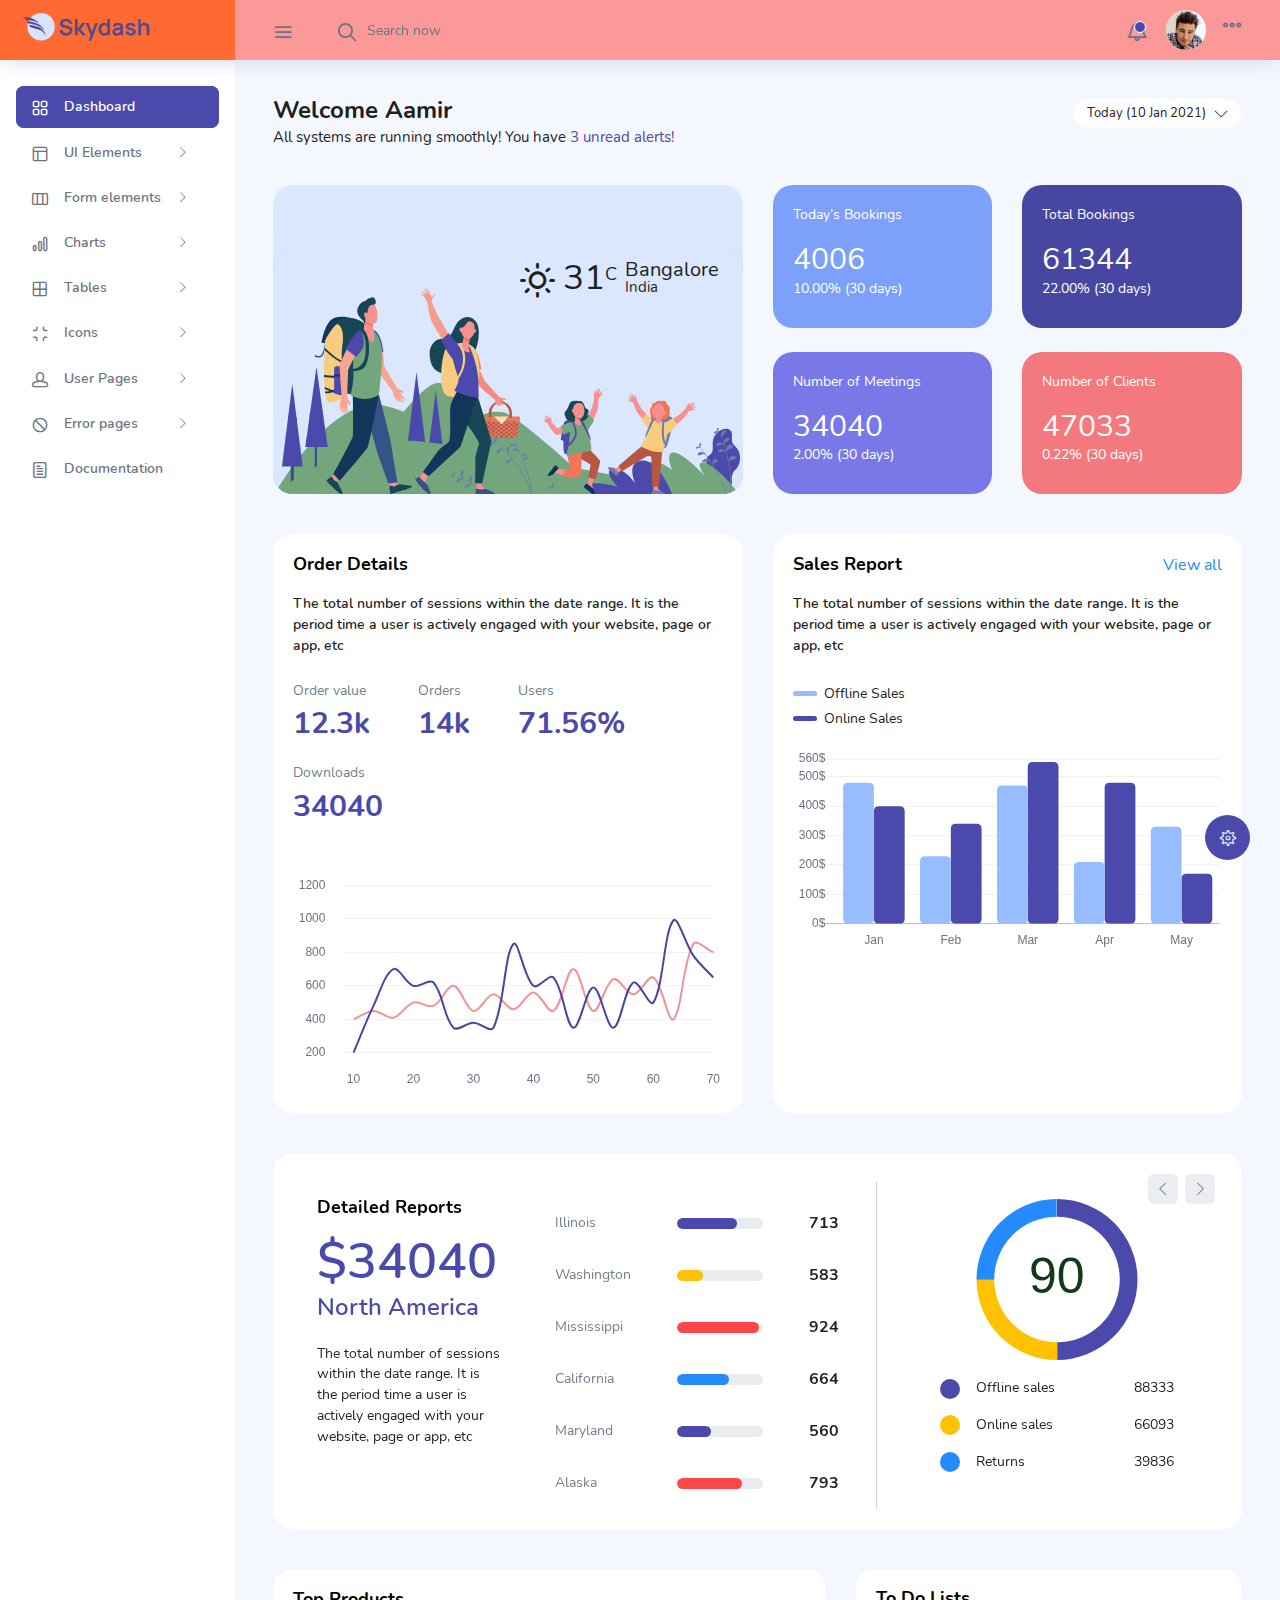
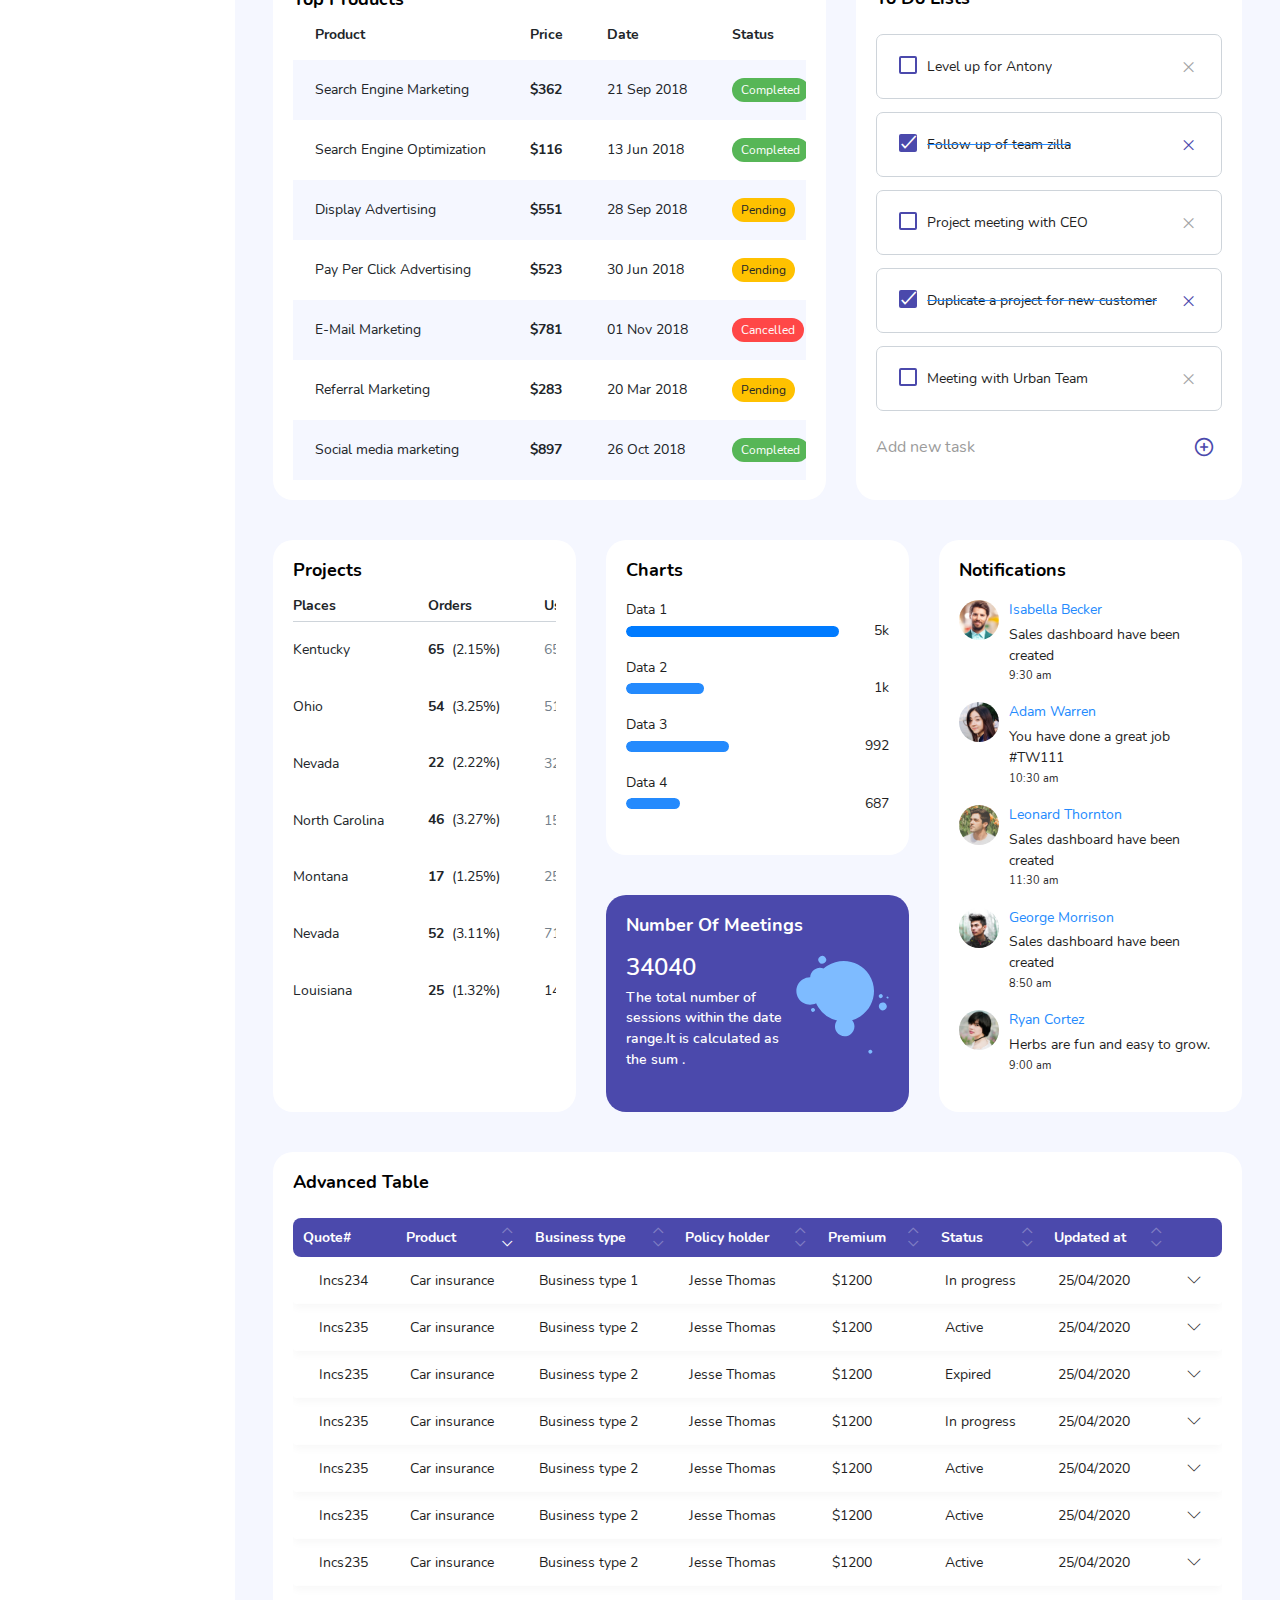
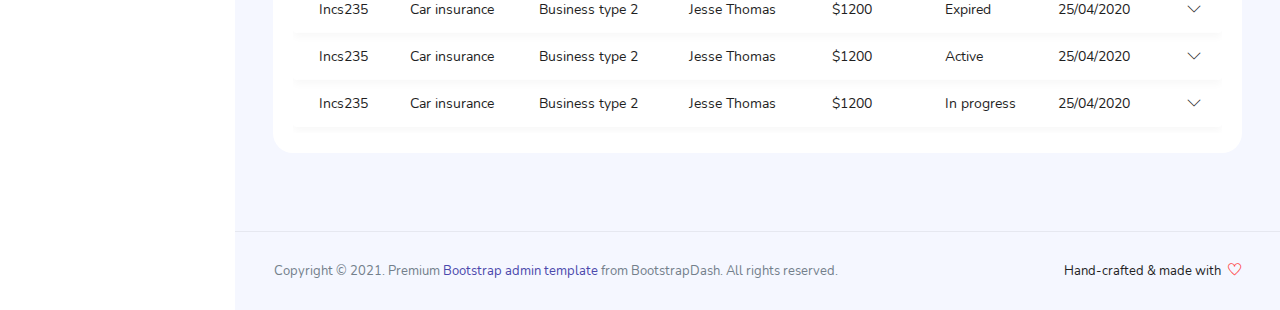
<file: static/adminhometemp/index.html>
<html lang="en">

<head>
  <!-- Required meta tags -->
  <meta charset="utf-8">
  <meta name="viewport" content="width=device-width, initial-scale=1, shrink-to-fit=no">
  <title>Skydash Admin</title>
  <!-- plugins:css -->
  <link rel="stylesheet" href="/static/adminhometemp/vendors/feather/feather.css">
  <link rel="stylesheet" href="/static/adminhometemp/vendors/ti-icons/css/themify-icons.css">
  <link rel="stylesheet" href="/static/adminhometemp/vendors/css/vendor.bundle.base.css">
  <!-- endinject -->
  <!-- Plugin css for this page -->
  <link rel="stylesheet" href="/static/adminhometemp/vendors/datatables.net-bs4/dataTables.bootstrap4.css">
  <link rel="stylesheet" href="/static/adminhometemp/vendors/ti-icons/css/themify-icons.css">
  <link rel="stylesheet" type= href="/static/adminhometemp/js/select.dataTables.min.css">
  <!-- End plugin css for this page -->
  <!-- inject:css -->
  <link rel="stylesheet" href="/static/adminhometemp/css/vertical-layout-light/style.css">
  <!-- endinject -->
  <link rel="shortcut icon" href="/static/adminhometemp/images/favicon.png" />
</head>
<body>
  <div class="container-scroller">
    <!-- partial:partials/_navbar.html -->
    <nav class="navbar col-lg-12 col-12 p-0 fixed-top d-flex flex-row">
      <div class="text-center navbar-brand-wrapper d-flex align-items-center justify-content-center">
        <a class="navbar-brand brand-logo mr-5" href="/static/adminhometemp/index.html"><img src="/static/adminhometemp/images/logo.svg" class="mr-2" alt="logo"/></a>
        <a class="navbar-brand brand-logo-mini" href="/static/adminhometemp/index.html"><img src="/static/adminhometemp/images/logo-mini.svg" alt="logo"/></a>
      </div>
      <div class="navbar-menu-wrapper d-flex align-items-center justify-content-end">
        <button class="navbar-toggler navbar-toggler align-self-center" type="button" data-toggle="minimize">
          <span class="icon-menu"></span>
        </button>
        <ul class="navbar-nav mr-lg-2">
          <li class="nav-item nav-search d-none d-lg-block">
            <div class="input-group">
              <div class="input-group-prepend hover-cursor" id="navbar-search-icon">
                <span class="input-group-text" id="search">
                  <i class="icon-search"></i>
                </span>
              </div>
              <input type="text" class="form-control" id="navbar-search-input" placeholder="Search now" aria-label="search" aria-describedby="search">
            </div>
          </li>
        </ul>
        <ul class="navbar-nav navbar-nav-right">
          <li class="nav-item dropdown">
            <a class="nav-link count-indicator dropdown-toggle" id="notificationDropdown" href="#" data-toggle="dropdown">
              <i class="icon-bell mx-0"></i>
              <span class="count"></span>
            </a>
            <div class="dropdown-menu dropdown-menu-right navbar-dropdown preview-list" aria-labelledby="notificationDropdown">
              <p class="mb-0 font-weight-normal float-left dropdown-header">Notifications</p>
              <a class="dropdown-item preview-item">
                <div class="preview-thumbnail">
                  <div class="preview-icon bg-success">
                    <i class="ti-info-alt mx-0"></i>
                  </div>
                </div>
                <div class="preview-item-content">
                  <h6 class="preview-subject font-weight-normal">Application Error</h6>
                  <p class="font-weight-light small-text mb-0 text-muted">
                    Just now
                  </p>
                </div>
              </a>
              <a class="dropdown-item preview-item">
                <div class="preview-thumbnail">
                  <div class="preview-icon bg-warning">
                    <i class="ti-settings mx-0"></i>
                  </div>
                </div>
                <div class="preview-item-content">
                  <h6 class="preview-subject font-weight-normal">Settings</h6>
                  <p class="font-weight-light small-text mb-0 text-muted">
                    Private message
                  </p>
                </div>
              </a>
              <a class="dropdown-item preview-item">
                <div class="preview-thumbnail">
                  <div class="preview-icon bg-info">
                    <i class="ti-user mx-0"></i>
                  </div>
                </div>
                <div class="preview-item-content">
                  <h6 class="preview-subject font-weight-normal">New user registration</h6>
                  <p class="font-weight-light small-text mb-0 text-muted">
                    2 days ago
                  </p>
                </div>
              </a>
            </div>
          </li>
          <li class="nav-item nav-profile dropdown">
            <a class="nav-link dropdown-toggle" href="#" data-toggle="dropdown" id="profileDropdown">
              <img src="images/faces/face28.jpg" alt="profile"/>
            </a>
            <div class="dropdown-menu dropdown-menu-right navbar-dropdown" aria-labelledby="profileDropdown">
              <a class="dropdown-item">
                <i class="ti-settings text-primary"></i>
                Settings
              </a>
              <a class="dropdown-item">
                <i class="ti-power-off text-primary"></i>
                Logout
              </a>
            </div>
          </li>
          <li class="nav-item nav-settings d-none d-lg-flex">
            <a class="nav-link" href="#">
              <i class="icon-ellipsis"></i>
            </a>
          </li>
        </ul>
        <button class="navbar-toggler navbar-toggler-right d-lg-none align-self-center" type="button" data-toggle="offcanvas">
          <span class="icon-menu"></span>
        </button>
      </div>
    </nav>
    <!-- partial -->
    <div class="container-fluid page-body-wrapper">
      <!-- partial:partials/_settings-panel.html -->
      <div class="theme-setting-wrapper">
        <div id="settings-trigger"><i class="ti-settings"></i></div>
        <div id="theme-settings" class="settings-panel">
          <i class="settings-close ti-close"></i>
          <p class="settings-heading">SIDEBAR SKINS</p>
          <div class="sidebar-bg-options selected" id="sidebar-light-theme"><div class="img-ss rounded-circle bg-light border mr-3"></div>Light</div>
          <div class="sidebar-bg-options" id="sidebar-dark-theme"><div class="img-ss rounded-circle bg-dark border mr-3"></div>Dark</div>
          <p class="settings-heading mt-2">HEADER SKINS</p>
          <div class="color-tiles mx-0 px-4">
            <div class="tiles success"></div>
            <div class="tiles warning"></div>
            <div class="tiles danger"></div>
            <div class="tiles info"></div>
            <div class="tiles dark"></div>
            <div class="tiles default"></div>
          </div>
        </div>
      </div>
      <div id="right-sidebar" class="settings-panel">
        <i class="settings-close ti-close"></i>
        <ul class="nav nav-tabs border-top" id="setting-panel" role="tablist">
          <li class="nav-item">
            <a class="nav-link active" id="todo-tab" data-toggle="tab" href="#todo-section" role="tab" aria-controls="todo-section" aria-expanded="true">TO DO LIST</a>
          </li>
          <li class="nav-item">
            <a class="nav-link" id="chats-tab" data-toggle="tab" href="#chats-section" role="tab" aria-controls="chats-section">CHATS</a>
          </li>
        </ul>
        <div class="tab-content" id="setting-content">
          <div class="tab-pane fade show active scroll-wrapper" id="todo-section" role="tabpanel" aria-labelledby="todo-section">
            <div class="add-items d-flex px-3 mb-0">
              <form class="form w-100">
                <div class="form-group d-flex">
                  <input type="text" class="form-control todo-list-input" placeholder="Add To-do">
                  <button type="submit" class="add btn btn-primary todo-list-add-btn" id="add-task">Add</button>
                </div>
              </form>
            </div>
            <div class="list-wrapper px-3">
              <ul class="d-flex flex-column-reverse todo-list">
                <li>
                  <div class="form-check">
                    <label class="form-check-label">
                      <input class="checkbox" type="checkbox">
                      Team review meeting at 3.00 PM
                    </label>
                  </div>
                  <i class="remove ti-close"></i>
                </li>
                <li>
                  <div class="form-check">
                    <label class="form-check-label">
                      <input class="checkbox" type="checkbox">
                      Prepare for presentation
                    </label>
                  </div>
                  <i class="remove ti-close"></i>
                </li>
                <li>
                  <div class="form-check">
                    <label class="form-check-label">
                      <input class="checkbox" type="checkbox">
                      Resolve all the low priority tickets due today
                    </label>
                  </div>
                  <i class="remove ti-close"></i>
                </li>
                <li class="completed">
                  <div class="form-check">
                    <label class="form-check-label">
                      <input class="checkbox" type="checkbox" checked>
                      Schedule meeting for next week
                    </label>
                  </div>
                  <i class="remove ti-close"></i>
                </li>
                <li class="completed">
                  <div class="form-check">
                    <label class="form-check-label">
                      <input class="checkbox" type="checkbox" checked>
                      Project review
                    </label>
                  </div>
                  <i class="remove ti-close"></i>
                </li>
              </ul>
            </div>
            <h4 class="px-3 text-muted mt-5 font-weight-light mb-0">Events</h4>
            <div class="events pt-4 px-3">
              <div class="wrapper d-flex mb-2">
                <i class="ti-control-record text-primary mr-2"></i>
                <span>Feb 11 2018</span>
              </div>
              <p class="mb-0 font-weight-thin text-gray">Creating component page build a js</p>
              <p class="text-gray mb-0">The total number of sessions</p>
            </div>
            <div class="events pt-4 px-3">
              <div class="wrapper d-flex mb-2">
                <i class="ti-control-record text-primary mr-2"></i>
                <span>Feb 7 2018</span>
              </div>
              <p class="mb-0 font-weight-thin text-gray">Meeting with Alisa</p>
              <p class="text-gray mb-0 ">Call Sarah Graves</p>
            </div>
          </div>
          <!-- To do section tab ends -->
          <div class="tab-pane fade" id="chats-section" role="tabpanel" aria-labelledby="chats-section">
            <div class="d-flex align-items-center justify-content-between border-bottom">
              <p class="settings-heading border-top-0 mb-3 pl-3 pt-0 border-bottom-0 pb-0">Friends</p>
              <small class="settings-heading border-top-0 mb-3 pt-0 border-bottom-0 pb-0 pr-3 font-weight-normal">See All</small>
            </div>
            <ul class="chat-list">
              <li class="list active">
                <div class="profile"><img src="/static/adminhometemp/images/faces/face1.jpg" alt="image"><span class="online"></span></div>
                <div class="info">
                  <p>Thomas Douglas</p>
                  <p>Available</p>
                </div>
                <small class="text-muted my-auto">19 min</small>
              </li>
              <li class="list">
                <div class="profile"><img src="images/faces/face2.jpg" alt="image"><span class="offline"></span></div>
                <div class="info">
                  <div class="wrapper d-flex">
                    <p>Catherine</p>
                  </div>
                  <p>Away</p>
                </div>
                <div class="badge badge-success badge-pill my-auto mx-2">4</div>
                <small class="text-muted my-auto">23 min</small>
              </li>
              <li class="list">
                <div class="profile"><img src="/static/adminhometemp/images/faces/face3.jpg" alt="image"><span class="online"></span></div>
                <div class="info">
                  <p>Daniel Russell</p>
                  <p>Available</p>
                </div>
                <small class="text-muted my-auto">14 min</small>
              </li>
              <li class="list">
                <div class="profile"><img src="/static/adminhometemp/images/faces/face4.jpg" alt="image"><span class="offline"></span></div>
                <div class="info">
                  <p>James Richardson</p>
                  <p>Away</p>
                </div>
                <small class="text-muted my-auto">2 min</small>
              </li>
              <li class="list">
                <div class="profile"><img src="/static/adminhometemp/images/faces/face5.jpg" alt="image"><span class="online"></span></div>
                <div class="info">
                  <p>Madeline Kennedy</p>
                  <p>Available</p>
                </div>
                <small class="text-muted my-auto">5 min</small>
              </li>
              <li class="list">
                <div class="profile"><img src="images/faces/face6.jpg" alt="image"><span class="online"></span></div>
                <div class="info">
                  <p>Sarah Graves</p>
                  <p>Available</p>
                </div>
                <small class="text-muted my-auto">47 min</small>
              </li>
            </ul>
          </div>
          <!-- chat tab ends -->
        </div>
      </div>
      <!-- partial -->
      <!-- partial:partials/_sidebar.html -->
      <nav class="sidebar sidebar-offcanvas" id="sidebar">
        <ul class="nav">
          <li class="nav-item">
            <a class="nav-link" href="index.html">
              <i class="icon-grid menu-icon"></i>
              <span class="menu-title">Dashboard</span>
            </a>
          </li>
          <li class="nav-item">
            <a class="nav-link" data-toggle="collapse" href="#ui-basic" aria-expanded="false" aria-controls="ui-basic">
              <i class="icon-layout menu-icon"></i>
              <span class="menu-title">UI Elements</span>
              <i class="menu-arrow"></i>
            </a>
            <div class="collapse" id="ui-basic">
              <ul class="nav flex-column sub-menu">
                <li class="nav-item"> <a class="nav-link" href="pages/ui-features/buttons.html">Buttons</a></li>
                <li class="nav-item"> <a class="nav-link" href="pages/ui-features/dropdowns.html">Dropdowns</a></li>
                <li class="nav-item"> <a class="nav-link" href="pages/ui-features/typography.html">Typography</a></li>
              </ul>
            </div>
          </li>
          <li class="nav-item">
            <a class="nav-link" data-toggle="collapse" href="#form-elements" aria-expanded="false" aria-controls="form-elements">
              <i class="icon-columns menu-icon"></i>
              <span class="menu-title">Form elements</span>
              <i class="menu-arrow"></i>
            </a>
            <div class="collapse" id="form-elements">
              <ul class="nav flex-column sub-menu">
                <li class="nav-item"><a class="nav-link" href="pages/forms/basic_elements.html">Basic Elements</a></li>
              </ul>
            </div>
          </li>
          <li class="nav-item">
            <a class="nav-link" data-toggle="collapse" href="#charts" aria-expanded="false" aria-controls="charts">
              <i class="icon-bar-graph menu-icon"></i>
              <span class="menu-title">Charts</span>
              <i class="menu-arrow"></i>
            </a>
            <div class="collapse" id="charts">
              <ul class="nav flex-column sub-menu">
                <li class="nav-item"> <a class="nav-link" href="pages/charts/chartjs.html">ChartJs</a></li>
              </ul>
            </div>
          </li>
          <li class="nav-item">
            <a class="nav-link" data-toggle="collapse" href="#tables" aria-expanded="false" aria-controls="tables">
              <i class="icon-grid-2 menu-icon"></i>
              <span class="menu-title">Tables</span>
              <i class="menu-arrow"></i>
            </a>
            <div class="collapse" id="tables">
              <ul class="nav flex-column sub-menu">
                <li class="nav-item"> <a class="nav-link" href="pages/tables/basic-table.html">Basic table</a></li>
              </ul>
            </div>
          </li>
          <li class="nav-item">
            <a class="nav-link" data-toggle="collapse" href="#icons" aria-expanded="false" aria-controls="icons">
              <i class="icon-contract menu-icon"></i>
              <span class="menu-title">Icons</span>
              <i class="menu-arrow"></i>
            </a>
            <div class="collapse" id="icons">
              <ul class="nav flex-column sub-menu">
                <li class="nav-item"> <a class="nav-link" href="pages/icons/mdi.html">Mdi icons</a></li>
              </ul>
            </div>
          </li>
          <li class="nav-item">
            <a class="nav-link" data-toggle="collapse" href="#auth" aria-expanded="false" aria-controls="auth">
              <i class="icon-head menu-icon"></i>
              <span class="menu-title">User Pages</span>
              <i class="menu-arrow"></i>
            </a>
            <div class="collapse" id="auth">
              <ul class="nav flex-column sub-menu">
                <li class="nav-item"> <a class="nav-link" href="pages/samples/login.html"> Login </a></li>
                <li class="nav-item"> <a class="nav-link" href="pages/samples/register.html"> Register </a></li>
              </ul>
            </div>
          </li>
          <li class="nav-item">
            <a class="nav-link" data-toggle="collapse" href="#error" aria-expanded="false" aria-controls="error">
              <i class="icon-ban menu-icon"></i>
              <span class="menu-title">Error pages</span>
              <i class="menu-arrow"></i>
            </a>
            <div class="collapse" id="error">
              <ul class="nav flex-column sub-menu">
                <li class="nav-item"> <a class="nav-link" href="pages/samples/error-404.html"> 404 </a></li>
                <li class="nav-item"> <a class="nav-link" href="pages/samples/error-500.html"> 500 </a></li>
              </ul>
            </div>
          </li>
          <li class="nav-item">
            <a class="nav-link" href="pages/documentation/documentation.html">
              <i class="icon-paper menu-icon"></i>
              <span class="menu-title">Documentation</span>
            </a>
          </li>
        </ul>
      </nav>
      <!-- partial -->
      <div class="main-panel">
        <div class="content-wrapper">
          <div class="row">
            <div class="col-md-12 grid-margin">
              <div class="row">
                <div class="col-12 col-xl-8 mb-4 mb-xl-0">
                  <h3 class="font-weight-bold">Welcome Aamir</h3>
                  <h6 class="font-weight-normal mb-0">All systems are running smoothly! You have <span class="text-primary">3 unread alerts!</span></h6>
                </div>
                <div class="col-12 col-xl-4">
                 <div class="justify-content-end d-flex">
                  <div class="dropdown flex-md-grow-1 flex-xl-grow-0">
                    <button class="btn btn-sm btn-light bg-white dropdown-toggle" type="button" id="dropdownMenuDate2" data-toggle="dropdown" aria-haspopup="true" aria-expanded="true">
                     <i class="mdi mdi-calendar"></i> Today (10 Jan 2021)
                    </button>
                    <div class="dropdown-menu dropdown-menu-right" aria-labelledby="dropdownMenuDate2">
                      <a class="dropdown-item" href="#">January - March</a>
                      <a class="dropdown-item" href="#">March - June</a>
                      <a class="dropdown-item" href="#">June - August</a>
                      <a class="dropdown-item" href="#">August - November</a>
                    </div>
                  </div>
                 </div>
                </div>
              </div>
            </div>
          </div>
          <div class="row">
            <div class="col-md-6 grid-margin stretch-card">
              <div class="card tale-bg">
                <div class="card-people mt-auto">
                  <img src="images/dashboard/people.svg" alt="people">
                  <div class="weather-info">
                    <div class="d-flex">
                      <div>
                        <h2 class="mb-0 font-weight-normal"><i class="icon-sun mr-2"></i>31<sup>C</sup></h2>
                      </div>
                      <div class="ml-2">
                        <h4 class="location font-weight-normal">Bangalore</h4>
                        <h6 class="font-weight-normal">India</h6>
                      </div>
                    </div>
                  </div>
                </div>
              </div>
            </div>
            <div class="col-md-6 grid-margin transparent">
              <div class="row">
                <div class="col-md-6 mb-4 stretch-card transparent">
                  <div class="card card-tale">
                    <div class="card-body">
                      <p class="mb-4">Today’s Bookings</p>
                      <p class="fs-30 mb-2">4006</p>
                      <p>10.00% (30 days)</p>
                    </div>
                  </div>
                </div>
                <div class="col-md-6 mb-4 stretch-card transparent">
                  <div class="card card-dark-blue">
                    <div class="card-body">
                      <p class="mb-4">Total Bookings</p>
                      <p class="fs-30 mb-2">61344</p>
                      <p>22.00% (30 days)</p>
                    </div>
                  </div>
                </div>
              </div>
              <div class="row">
                <div class="col-md-6 mb-4 mb-lg-0 stretch-card transparent">
                  <div class="card card-light-blue">
                    <div class="card-body">
                      <p class="mb-4">Number of Meetings</p>
                      <p class="fs-30 mb-2">34040</p>
                      <p>2.00% (30 days)</p>
                    </div>
                  </div>
                </div>
                <div class="col-md-6 stretch-card transparent">
                  <div class="card card-light-danger">
                    <div class="card-body">
                      <p class="mb-4">Number of Clients</p>
                      <p class="fs-30 mb-2">47033</p>
                      <p>0.22% (30 days)</p>
                    </div>
                  </div>
                </div>
              </div>
            </div>
          </div>
          <div class="row">
            <div class="col-md-6 grid-margin stretch-card">
              <div class="card">
                <div class="card-body">
                  <p class="card-title">Order Details</p>
                  <p class="font-weight-500">The total number of sessions within the date range. It is the period time a user is actively engaged with your website, page or app, etc</p>
                  <div class="d-flex flex-wrap mb-5">
                    <div class="mr-5 mt-3">
                      <p class="text-muted">Order value</p>
                      <h3 class="text-primary fs-30 font-weight-medium">12.3k</h3>
                    </div>
                    <div class="mr-5 mt-3">
                      <p class="text-muted">Orders</p>
                      <h3 class="text-primary fs-30 font-weight-medium">14k</h3>
                    </div>
                    <div class="mr-5 mt-3">
                      <p class="text-muted">Users</p>
                      <h3 class="text-primary fs-30 font-weight-medium">71.56%</h3>
                    </div>
                    <div class="mt-3">
                      <p class="text-muted">Downloads</p>
                      <h3 class="text-primary fs-30 font-weight-medium">34040</h3>
                    </div> 
                  </div>
                  <canvas id="order-chart"></canvas>
                </div>
              </div>
            </div>
            <div class="col-md-6 grid-margin stretch-card">
              <div class="card">
                <div class="card-body">
                 <div class="d-flex justify-content-between">
                  <p class="card-title">Sales Report</p>
                  <a href="#" class="text-info">View all</a>
                 </div>
                  <p class="font-weight-500">The total number of sessions within the date range. It is the period time a user is actively engaged with your website, page or app, etc</p>
                  <div id="sales-legend" class="chartjs-legend mt-4 mb-2"></div>
                  <canvas id="sales-chart"></canvas>
                </div>
              </div>
            </div>
          </div>
          <div class="row">
            <div class="col-md-12 grid-margin stretch-card">
              <div class="card position-relative">
                <div class="card-body">
                  <div id="detailedReports" class="carousel slide detailed-report-carousel position-static pt-2" data-ride="carousel">
                    <div class="carousel-inner">
                      <div class="carousel-item active">
                        <div class="row">
                          <div class="col-md-12 col-xl-3 d-flex flex-column justify-content-start">
                            <div class="ml-xl-4 mt-3">
                            <p class="card-title">Detailed Reports</p>
                              <h1 class="text-primary">$34040</h1>
                              <h3 class="font-weight-500 mb-xl-4 text-primary">North America</h3>
                              <p class="mb-2 mb-xl-0">The total number of sessions within the date range. It is the period time a user is actively engaged with your website, page or app, etc</p>
                            </div>  
                            </div>
                          <div class="col-md-12 col-xl-9">
                            <div class="row">
                              <div class="col-md-6 border-right">
                                <div class="table-responsive mb-3 mb-md-0 mt-3">
                                  <table class="table table-borderless report-table">
                                    <tr>
                                      <td class="text-muted">Illinois</td>
                                      <td class="w-100 px-0">
                                        <div class="progress progress-md mx-4">
                                          <div class="progress-bar bg-primary" role="progressbar" style="width: 70%" aria-valuenow="70" aria-valuemin="0" aria-valuemax="100"></div>
                                        </div>
                                      </td>
                                      <td><h5 class="font-weight-bold mb-0">713</h5></td>
                                    </tr>
                                    <tr>
                                      <td class="text-muted">Washington</td>
                                      <td class="w-100 px-0">
                                        <div class="progress progress-md mx-4">
                                          <div class="progress-bar bg-warning" role="progressbar" style="width: 30%" aria-valuenow="30" aria-valuemin="0" aria-valuemax="100"></div>
                                        </div>
                                      </td>
                                      <td><h5 class="font-weight-bold mb-0">583</h5></td>
                                    </tr>
                                    <tr>
                                      <td class="text-muted">Mississippi</td>
                                      <td class="w-100 px-0">
                                        <div class="progress progress-md mx-4">
                                          <div class="progress-bar bg-danger" role="progressbar" style="width: 95%" aria-valuenow="95" aria-valuemin="0" aria-valuemax="100"></div>
                                        </div>
                                      </td>
                                      <td><h5 class="font-weight-bold mb-0">924</h5></td>
                                    </tr>
                                    <tr>
                                      <td class="text-muted">California</td>
                                      <td class="w-100 px-0">
                                        <div class="progress progress-md mx-4">
                                          <div class="progress-bar bg-info" role="progressbar" style="width: 60%" aria-valuenow="60" aria-valuemin="0" aria-valuemax="100"></div>
                                        </div>
                                      </td>
                                      <td><h5 class="font-weight-bold mb-0">664</h5></td>
                                    </tr>
                                    <tr>
                                      <td class="text-muted">Maryland</td>
                                      <td class="w-100 px-0">
                                        <div class="progress progress-md mx-4">
                                          <div class="progress-bar bg-primary" role="progressbar" style="width: 40%" aria-valuenow="40" aria-valuemin="0" aria-valuemax="100"></div>
                                        </div>
                                      </td>
                                      <td><h5 class="font-weight-bold mb-0">560</h5></td>
                                    </tr>
                                    <tr>
                                      <td class="text-muted">Alaska</td>
                                      <td class="w-100 px-0">
                                        <div class="progress progress-md mx-4">
                                          <div class="progress-bar bg-danger" role="progressbar" style="width: 75%" aria-valuenow="75" aria-valuemin="0" aria-valuemax="100"></div>
                                        </div>
                                      </td>
                                      <td><h5 class="font-weight-bold mb-0">793</h5></td>
                                    </tr>
                                  </table>
                                </div>
                              </div>
                              <div class="col-md-6 mt-3">
                                <canvas id="north-america-chart"></canvas>
                                <div id="north-america-legend"></div>
                              </div>
                            </div>
                          </div>
                        </div>
                      </div>
                      <div class="carousel-item">
                        <div class="row">
                          <div class="col-md-12 col-xl-3 d-flex flex-column justify-content-start">
                            <div class="ml-xl-4 mt-3">
                            <p class="card-title">Detailed Reports</p>
                              <h1 class="text-primary">$34040</h1>
                              <h3 class="font-weight-500 mb-xl-4 text-primary">North America</h3>
                              <p class="mb-2 mb-xl-0">The total number of sessions within the date range. It is the period time a user is actively engaged with your website, page or app, etc</p>
                            </div>  
                            </div>
                          <div class="col-md-12 col-xl-9">
                            <div class="row">
                              <div class="col-md-6 border-right">
                                <div class="table-responsive mb-3 mb-md-0 mt-3">
                                  <table class="table table-borderless report-table">
                                    <tr>
                                      <td class="text-muted">Illinois</td>
                                      <td class="w-100 px-0">
                                        <div class="progress progress-md mx-4">
                                          <div class="progress-bar bg-primary" role="progressbar" style="width: 70%" aria-valuenow="70" aria-valuemin="0" aria-valuemax="100"></div>
                                        </div>
                                      </td>
                                      <td><h5 class="font-weight-bold mb-0">713</h5></td>
                                    </tr>
                                    <tr>
                                      <td class="text-muted">Washington</td>
                                      <td class="w-100 px-0">
                                        <div class="progress progress-md mx-4">
                                          <div class="progress-bar bg-warning" role="progressbar" style="width: 30%" aria-valuenow="30" aria-valuemin="0" aria-valuemax="100"></div>
                                        </div>
                                      </td>
                                      <td><h5 class="font-weight-bold mb-0">583</h5></td>
                                    </tr>
                                    <tr>
                                      <td class="text-muted">Mississippi</td>
                                      <td class="w-100 px-0">
                                        <div class="progress progress-md mx-4">
                                          <div class="progress-bar bg-danger" role="progressbar" style="width: 95%" aria-valuenow="95" aria-valuemin="0" aria-valuemax="100"></div>
                                        </div>
                                      </td>
                                      <td><h5 class="font-weight-bold mb-0">924</h5></td>
                                    </tr>
                                    <tr>
                                      <td class="text-muted">California</td>
                                      <td class="w-100 px-0">
                                        <div class="progress progress-md mx-4">
                                          <div class="progress-bar bg-info" role="progressbar" style="width: 60%" aria-valuenow="60" aria-valuemin="0" aria-valuemax="100"></div>
                                        </div>
                                      </td>
                                      <td><h5 class="font-weight-bold mb-0">664</h5></td>
                                    </tr>
                                    <tr>
                                      <td class="text-muted">Maryland</td>
                                      <td class="w-100 px-0">
                                        <div class="progress progress-md mx-4">
                                          <div class="progress-bar bg-primary" role="progressbar" style="width: 40%" aria-valuenow="40" aria-valuemin="0" aria-valuemax="100"></div>
                                        </div>
                                      </td>
                                      <td><h5 class="font-weight-bold mb-0">560</h5></td>
                                    </tr>
                                    <tr>
                                      <td class="text-muted">Alaska</td>
                                      <td class="w-100 px-0">
                                        <div class="progress progress-md mx-4">
                                          <div class="progress-bar bg-danger" role="progressbar" style="width: 75%" aria-valuenow="75" aria-valuemin="0" aria-valuemax="100"></div>
                                        </div>
                                      </td>
                                      <td><h5 class="font-weight-bold mb-0">793</h5></td>
                                    </tr>
                                  </table>
                                </div>
                              </div>
                              <div class="col-md-6 mt-3">
                                <canvas id="south-america-chart"></canvas>
                                <div id="south-america-legend"></div>
                              </div>
                            </div>
                          </div>
                        </div>
                      </div>
                    </div>
                    <a class="carousel-control-prev" href="#detailedReports" role="button" data-slide="prev">
                      <span class="carousel-control-prev-icon" aria-hidden="true"></span>
                      <span class="sr-only">Previous</span>
                    </a>
                    <a class="carousel-control-next" href="#detailedReports" role="button" data-slide="next">
                      <span class="carousel-control-next-icon" aria-hidden="true"></span>
                      <span class="sr-only">Next</span>
                    </a>
                  </div>
                </div>
              </div>
            </div>
          </div>
          <div class="row">
            <div class="col-md-7 grid-margin stretch-card">
              <div class="card">
                <div class="card-body">
                  <p class="card-title mb-0">Top Products</p>
                  <div class="table-responsive">
                    <table class="table table-striped table-borderless">
                      <thead>
                        <tr>
                          <th>Product</th>
                          <th>Price</th>
                          <th>Date</th>
                          <th>Status</th>
                        </tr>  
                      </thead>
                      <tbody>
                        <tr>
                          <td>Search Engine Marketing</td>
                          <td class="font-weight-bold">$362</td>
                          <td>21 Sep 2018</td>
                          <td class="font-weight-medium"><div class="badge badge-success">Completed</div></td>
                        </tr>
                        <tr>
                          <td>Search Engine Optimization</td>
                          <td class="font-weight-bold">$116</td>
                          <td>13 Jun 2018</td>
                          <td class="font-weight-medium"><div class="badge badge-success">Completed</div></td>
                        </tr>
                        <tr>
                          <td>Display Advertising</td>
                          <td class="font-weight-bold">$551</td>
                          <td>28 Sep 2018</td>
                          <td class="font-weight-medium"><div class="badge badge-warning">Pending</div></td>
                        </tr>
                        <tr>
                          <td>Pay Per Click Advertising</td>
                          <td class="font-weight-bold">$523</td>
                          <td>30 Jun 2018</td>
                          <td class="font-weight-medium"><div class="badge badge-warning">Pending</div></td>
                        </tr>
                        <tr>
                          <td>E-Mail Marketing</td>
                          <td class="font-weight-bold">$781</td>
                          <td>01 Nov 2018</td>
                          <td class="font-weight-medium"><div class="badge badge-danger">Cancelled</div></td>
                        </tr>
                        <tr>
                          <td>Referral Marketing</td>
                          <td class="font-weight-bold">$283</td>
                          <td>20 Mar 2018</td>
                          <td class="font-weight-medium"><div class="badge badge-warning">Pending</div></td>
                        </tr>
                        <tr>
                          <td>Social media marketing</td>
                          <td class="font-weight-bold">$897</td>
                          <td>26 Oct 2018</td>
                          <td class="font-weight-medium"><div class="badge badge-success">Completed</div></td>
                        </tr>
                      </tbody>
                    </table>
                  </div>
                </div>
              </div>
            </div>
            <div class="col-md-5 grid-margin stretch-card">
							<div class="card">
								<div class="card-body">
									<h4 class="card-title">To Do Lists</h4>
									<div class="list-wrapper pt-2">
										<ul class="d-flex flex-column-reverse todo-list todo-list-custom">
											<li>
												<div class="form-check form-check-flat">
													<label class="form-check-label">
														<input class="checkbox" type="checkbox">
														Meeting with Urban Team
													</label>
												</div>
												<i class="remove ti-close"></i>
											</li>
											<li class="completed">
												<div class="form-check form-check-flat">
													<label class="form-check-label">
														<input class="checkbox" type="checkbox" checked>
														Duplicate a project for new customer
													</label>
												</div>
												<i class="remove ti-close"></i>
											</li>
											<li>
												<div class="form-check form-check-flat">
													<label class="form-check-label">
														<input class="checkbox" type="checkbox">
														Project meeting with CEO
													</label>
												</div>
												<i class="remove ti-close"></i>
											</li>
											<li class="completed">
												<div class="form-check form-check-flat">
													<label class="form-check-label">
														<input class="checkbox" type="checkbox" checked>
														Follow up of team zilla
													</label>
												</div>
												<i class="remove ti-close"></i>
											</li>
											<li>
												<div class="form-check form-check-flat">
													<label class="form-check-label">
														<input class="checkbox" type="checkbox">
														Level up for Antony
													</label>
												</div>
												<i class="remove ti-close"></i>
											</li>
										</ul>
                  </div>
                  <div class="add-items d-flex mb-0 mt-2">
										<input type="text" class="form-control todo-list-input"  placeholder="Add new task">
										<button class="add btn btn-icon text-primary todo-list-add-btn bg-transparent"><i class="icon-circle-plus"></i></button>
									</div>
								</div>
							</div>
            </div>
          </div>
          <div class="row">
            <div class="col-md-4 stretch-card grid-margin">
              <div class="card">
                <div class="card-body">
                  <p class="card-title mb-0">Projects</p>
                  <div class="table-responsive">
                    <table class="table table-borderless">
                      <thead>
                        <tr>
                          <th class="pl-0  pb-2 border-bottom">Places</th>
                          <th class="border-bottom pb-2">Orders</th>
                          <th class="border-bottom pb-2">Users</th>
                        </tr>
                      </thead>
                      <tbody>
                        <tr>
                          <td class="pl-0">Kentucky</td>
                          <td><p class="mb-0"><span class="font-weight-bold mr-2">65</span>(2.15%)</p></td>
                          <td class="text-muted">65</td>
                        </tr>
                        <tr>
                          <td class="pl-0">Ohio</td>
                          <td><p class="mb-0"><span class="font-weight-bold mr-2">54</span>(3.25%)</p></td>
                          <td class="text-muted">51</td>
                        </tr>
                        <tr>
                          <td class="pl-0">Nevada</td>
                          <td><p class="mb-0"><span class="font-weight-bold mr-2">22</span>(2.22%)</p></td>
                          <td class="text-muted">32</td>
                        </tr>
                        <tr>
                          <td class="pl-0">North Carolina</td>
                          <td><p class="mb-0"><span class="font-weight-bold mr-2">46</span>(3.27%)</p></td>
                          <td class="text-muted">15</td>
                        </tr>
                        <tr>
                          <td class="pl-0">Montana</td>
                          <td><p class="mb-0"><span class="font-weight-bold mr-2">17</span>(1.25%)</p></td>
                          <td class="text-muted">25</td>
                        </tr>
                        <tr>
                          <td class="pl-0">Nevada</td>
                          <td><p class="mb-0"><span class="font-weight-bold mr-2">52</span>(3.11%)</p></td>
                          <td class="text-muted">71</td>
                        </tr>
                        <tr>
                          <td class="pl-0 pb-0">Louisiana</td>
                          <td class="pb-0"><p class="mb-0"><span class="font-weight-bold mr-2">25</span>(1.32%)</p></td>
                          <td class="pb-0">14</td>
                        </tr>
                      </tbody>
                    </table>
                  </div>
                </div>
              </div>
            </div>
            <div class="col-md-4 stretch-card grid-margin">
              <div class="row">
                <div class="col-md-12 grid-margin stretch-card">
                  <div class="card">
                    <div class="card-body">
                      <p class="card-title">Charts</p>
                      <div class="charts-data">
                        <div class="mt-3">
                          <p class="mb-0">Data 1</p>
                          <div class="d-flex justify-content-between align-items-center">
                            <div class="progress progress-md flex-grow-1 mr-4">
                              <div class="progress-bar bg-inf0" role="progressbar" style="width: 95%" aria-valuenow="95" aria-valuemin="0" aria-valuemax="100"></div>
                            </div>
                            <p class="mb-0">5k</p>
                          </div>
                        </div>
                        <div class="mt-3">
                          <p class="mb-0">Data 2</p>
                          <div class="d-flex justify-content-between align-items-center">
                            <div class="progress progress-md flex-grow-1 mr-4">
                              <div class="progress-bar bg-info" role="progressbar" style="width: 35%" aria-valuenow="35" aria-valuemin="0" aria-valuemax="100"></div>
                            </div>
                            <p class="mb-0">1k</p>
                          </div>
                        </div>
                        <div class="mt-3">
                          <p class="mb-0">Data 3</p>
                          <div class="d-flex justify-content-between align-items-center">
                            <div class="progress progress-md flex-grow-1 mr-4">
                              <div class="progress-bar bg-info" role="progressbar" style="width: 48%" aria-valuenow="48" aria-valuemin="0" aria-valuemax="100"></div>
                            </div>
                            <p class="mb-0">992</p>
                          </div>
                        </div>
                        <div class="mt-3">
                          <p class="mb-0">Data 4</p>
                          <div class="d-flex justify-content-between align-items-center">
                            <div class="progress progress-md flex-grow-1 mr-4">
                              <div class="progress-bar bg-info" role="progressbar" style="width: 25%" aria-valuenow="25" aria-valuemin="0" aria-valuemax="100"></div>
                            </div>
                            <p class="mb-0">687</p>
                          </div>
                        </div>
                      </div>  
                    </div>
                  </div>
                </div>
                <div class="col-md-12 stretch-card grid-margin grid-margin-md-0">
                  <div class="card data-icon-card-primary">
                    <div class="card-body">
                      <p class="card-title text-white">Number of Meetings</p>                      
                      <div class="row">
                        <div class="col-8 text-white">
                          <h3>34040</h3>
                          <p class="text-white font-weight-500 mb-0">The total number of sessions within the date range.It is calculated as the sum . </p>
                        </div>
                        <div class="col-4 background-icon">
                        </div>
                      </div>
                    </div>
                  </div>
                </div>
              </div>
            </div>
            <div class="col-md-4 stretch-card grid-margin">
              <div class="card">
                <div class="card-body">
                  <p class="card-title">Notifications</p>
                  <ul class="icon-data-list">
                    <li>
                      <div class="d-flex">
                        <img src="/static/adminhometemp/images/faces/face1.jpg" alt="user">
                        <div>
                          <p class="text-info mb-1">Isabella Becker</p>
                          <p class="mb-0">Sales dashboard have been created</p>
                          <small>9:30 am</small>
                        </div>
                      </div>
                    </li>
                    <li>
                      <div class="d-flex">
                        <img src="/static/adminhometemp/images/faces/face2.jpg" alt="user">
                        <div>
                          <p class="text-info mb-1">Adam Warren</p>
                          <p class="mb-0">You have done a great job #TW111</p>
                          <small>10:30 am</small>
                        </div>
                      </div>
                    </li>
                    <li>
                      <div class="d-flex">
                      <img src="images/faces/face3.jpg" alt="user">
                     <div>
                      <p class="text-info mb-1">Leonard Thornton</p>
                      <p class="mb-0">Sales dashboard have been created</p>
                      <small>11:30 am</small>
                     </div>
                      </div>
                    </li>
                    <li>
                      <div class="d-flex">
                        <img src="/static/adminhometemp/images/faces/face4.jpg" alt="user">
                        <div>
                          <p class="text-info mb-1">George Morrison</p>
                          <p class="mb-0">Sales dashboard have been created</p>
                          <small>8:50 am</small>
                        </div>
                      </div>
                    </li>
                    <li>
                      <div class="d-flex">
                        <img src="/static/adminhometemp/images/faces/face5.jpg" alt="user">
                        <div>
                        <p class="text-info mb-1">Ryan Cortez</p>
                        <p class="mb-0">Herbs are fun and easy to grow.</p>
                        <small>9:00 am</small>
                        </div>
                      </div>
                    </li>
                  </ul>
                </div>
              </div>
            </div>
          </div>
          <div class="row">
            <div class="col-md-12 grid-margin stretch-card">
              <div class="card">
                <div class="card-body">
                  <p class="card-title">Advanced Table</p>
                  <div class="row">
                    <div class="col-12">
                      <div class="table-responsive">
                        <table id="example" class="display expandable-table" style="width:100%">
                          <thead>
                            <tr>
                              <th>Quote#</th>
                              <th>Product</th>
                              <th>Business type</th>
                              <th>Policy holder</th>
                              <th>Premium</th>
                              <th>Status</th>
                              <th>Updated at</th>
                              <th></th>
                            </tr>
                          </thead>
                      </table>
                      </div>
                    </div>
                  </div>
                  </div>
                </div>
              </div>
            </div>
        </div>
        <!-- content-wrapper ends -->
        <!-- partial:partials/_footer.html -->
        <footer class="footer">
          <div class="d-sm-flex justify-content-center justify-content-sm-between">
            <span class="text-muted text-center text-sm-left d-block d-sm-inline-block">Copyright © 2021.  Premium <a href="https://www.bootstrapdash.com/" target="_blank">Bootstrap admin template</a> from BootstrapDash. All rights reserved.</span>
            <span class="float-none float-sm-right d-block mt-1 mt-sm-0 text-center">Hand-crafted & made with <i class="ti-heart text-danger ml-1"></i></span>
          </div>
        </footer>
        <!-- partial -->
      </div>
      <!-- main-panel ends -->
    </div>
    <!-- page-body-wrapper ends -->
  </div>
  <!-- container-scroller -->

  <!-- plugins:js -->
  <script src="/static/adminhometemp/vendors/js/vendor.bundle.base.js"></script>
  <!-- endinject -->
  <!-- Plugin js for this page -->
  <script src="/static/adminhometemp/vendors/chart.js/Chart.min.js"></script>
  <script src="/static/adminhometemp/vendors/datatables.net/jquery.dataTables.js"></script>
  <script src="/static/adminhometemp/vendors/datatables.net-bs4/dataTables.bootstrap4.js"></script>
  <script src="/static/adminhometemp/js/dataTables.select.min.js"></script>

  <!-- End plugin js for this page -->
  <!-- inject:js -->
  <script src="/static/adminhometemp/js/off-canvas.js"></script>
  <script src="/static/adminhometemp/js/hoverable-collapse.js"></script>
  <script src="/static/adminhometemp/js/template.js"></script>
  <script src="/static/adminhometemp/js/settings.js"></script>
  <script src="/static/adminhometemp/js/todolist.js"></script>
  <!-- endinject -->
  <!-- Custom js for this page-->
  <script src="/static/adminhometemp/js/dashboard.js"></script>
  <script src="/static/adminhometemp/js/Chart.roundedBarCharts.js"></script>
  <!-- End custom js for this page-->
</body>

</html>
</file>
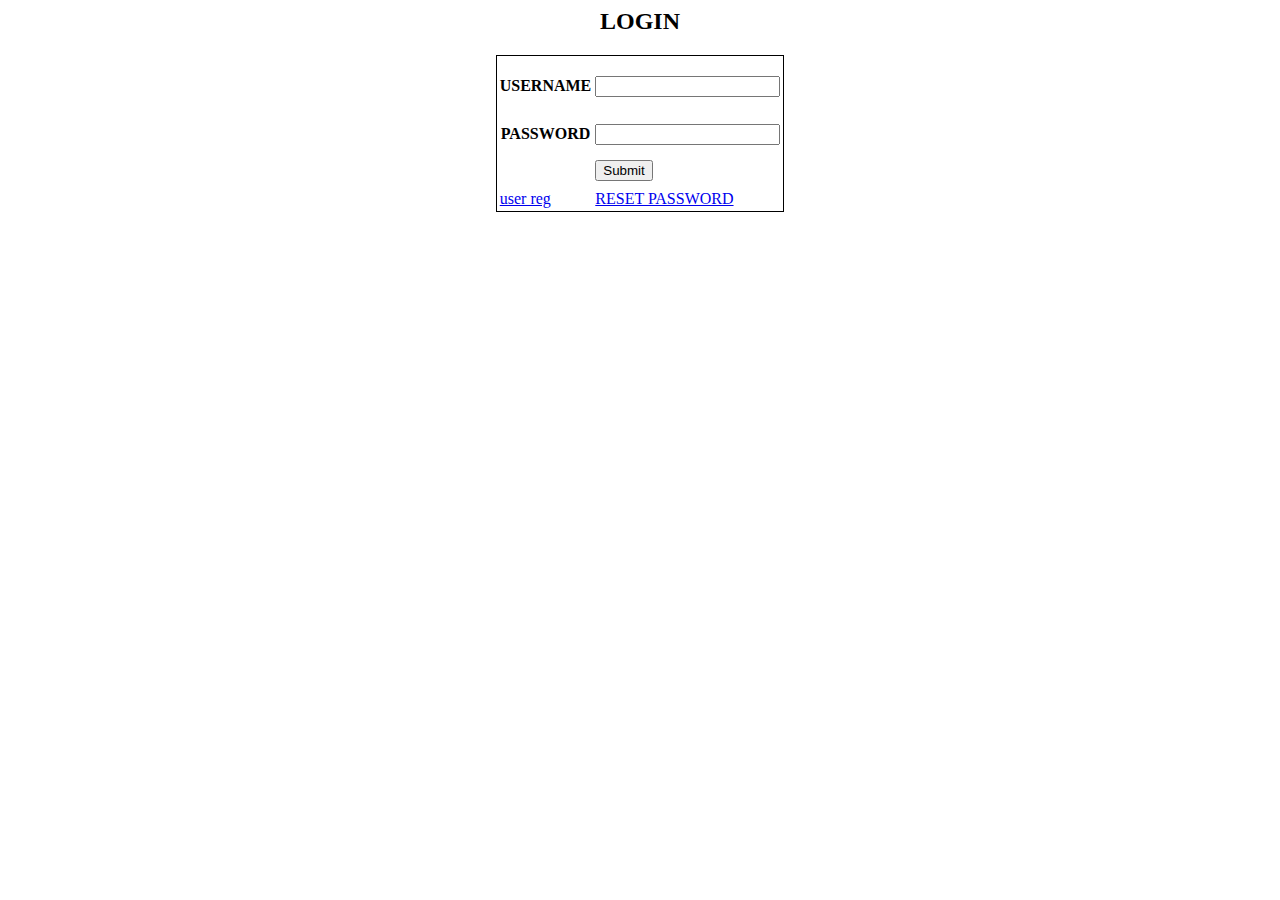
<file: templates/login.html>
<html xmlns="http://www.w3.org/1999/xhtml">
<head>
<meta http-equiv="Content-Type" content="text/html; charset=utf-8" />
<title>Untitled Document</title>
<style>
table{border:1px solid black}

</style>
</head>

<body>
<form id="form1" name="form1" method="post" action="/login_post">
<div align="center">
<h2>LOGIN</h2>

  <table width="200" border="0">
    <tr>
      <th height="57" scope="row">USERNAME</th>
      <td><label for="textfield2"></label>
      <input type="text" name="textfield" id="textfield2" /></td>
    </tr>
    <tr>
      <th height="35" scope="row">PASSWORD</th>
      <td><label for="textfield3"></label>
      <input type="password" name="textfield2" id="textfield3" /></td>
    </tr>
    <tr>
      <th height="33" scope="row">&nbsp;</th>
      <td><input type="submit" name="button" id="button" value="Submit" /></td>
    </tr>
      <tr>
          <td><a href="/userreg">user reg</a> </td>
          <td><a href="/passwdreset">RESET PASSWORD</a></td>
      </tr>
  </table>
  </div>
  
</form>

    
</body>
</html>
</file>
<file: static/adminhometemp/vendors/feather/feather.css>
@charset "UTF-8";
 
@font-face {
  font-family: "feather";
  src:url("fonts/feather-webfont.eot");
  src:url("fonts/feather-webfont.eot?#iefix") format("embedded-opentype"),
    url("fonts/feather-webfont.woff") format("woff"),
    url("fonts/feather-webfont.ttf") format("truetype"),
    url("fonts/feather-webfont.svg#feather") format("svg");
  font-weight: normal;
  font-style: normal;
}

/* Character Mapping Method */
 
[data-icon]:before {
  display: inline-block;
  font-family: "feather";
  content: attr(data-icon);
  font-style: normal;
  font-weight: normal;
  font-variant: normal;
  text-transform: none;
  speak: none;
  line-height: 1;
  -webkit-font-smoothing: antialiased;
  -moz-osx-font-smoothing: grayscale;
}

/* CSS Class Mapping Method */
 
[class^="icon-"],
[class*=" icon-"] {
  display: inline-block;
  font-family: "feather";
  font-style: normal;
  font-weight: normal;
  font-variant: normal;
  text-transform: none;
  speak: none;
  line-height: 1;
  -webkit-font-smoothing: antialiased;
  -moz-osx-font-smoothing: grayscale;
}

.icon-eye:before {
  content: "\e000";
}

.icon-paper-clip:before {
  content: "\e001";
}

.icon-mail:before {
  content: "\e002";
}

.icon-mail:before {
  content: "\e002";
}

.icon-toggle:before {
  content: "\e003";
}

.icon-layout:before {
  content: "\e004";
}

.icon-link:before {
  content: "\e005";
}

.icon-bell:before {
  content: "\e006";
}

.icon-lock:before {
  content: "\e007";
}

.icon-unlock:before {
  content: "\e008";
}

.icon-ribbon:before {
  content: "\e009";
}

.icon-image:before {
  content: "\e010";
}

.icon-signal:before {
  content: "\e011";
}

.icon-target:before {
  content: "\e012";
}

.icon-clipboard:before {
  content: "\e013";
}

.icon-clock:before {
  content: "\e014";
}

.icon-clock:before {
  content: "\e014";
}

.icon-watch:before {
  content: "\e015";
}

.icon-air-play:before {
  content: "\e016";
}

.icon-camera:before {
  content: "\e017";
}

.icon-video:before {
  content: "\e018";
}

.icon-disc:before {
  content: "\e019";
}

.icon-printer:before {
  content: "\e020";
}

.icon-monitor:before {
  content: "\e021";
}

.icon-server:before {
  content: "\e022";
}

.icon-cog:before {
  content: "\e023";
}

.icon-heart:before {
  content: "\e024";
}

.icon-paragraph:before {
  content: "\e025";
}

.icon-align-justify:before {
  content: "\e026";
}

.icon-align-left:before {
  content: "\e027";
}

.icon-align-center:before {
  content: "\e028";
}

.icon-align-right:before {
  content: "\e029";
}

.icon-book:before {
  content: "\e030";
}

.icon-layers:before {
  content: "\e031";
}

.icon-stack:before {
  content: "\e032";
}

.icon-stack-2:before {
  content: "\e033";
}

.icon-paper:before {
  content: "\e034";
}

.icon-paper-stack:before {
  content: "\e035";
}

.icon-search:before {
  content: "\e036";
}

.icon-zoom-in:before {
  content: "\e037";
}

.icon-zoom-out:before {
  content: "\e038";
}

.icon-reply:before {
  content: "\e039";
}

.icon-circle-plus:before {
  content: "\e040";
}

.icon-circle-minus:before {
  content: "\e041";
}

.icon-circle-check:before {
  content: "\e042";
}

.icon-circle-cross:before {
  content: "\e043";
}

.icon-square-plus:before {
  content: "\e044";
}

.icon-square-minus:before {
  content: "\e045";
}

.icon-square-check:before {
  content: "\e046";
}

.icon-square-cross:before {
  content: "\e047";
}

.icon-microphone:before {
  content: "\e048";
}

.icon-record:before {
  content: "\e049";
}

.icon-skip-back:before {
  content: "\e050";
}

.icon-rewind:before {
  content: "\e051";
}

.icon-play:before {
  content: "\e052";
}

.icon-pause:before {
  content: "\e053";
}

.icon-stop:before {
  content: "\e054";
}

.icon-fast-forward:before {
  content: "\e055";
}

.icon-skip-forward:before {
  content: "\e056";
}

.icon-shuffle:before {
  content: "\e057";
}

.icon-repeat:before {
  content: "\e058";
}

.icon-folder:before {
  content: "\e059";
}

.icon-umbrella:before {
  content: "\e060";
}

.icon-moon:before {
  content: "\e061";
}

.icon-thermometer:before {
  content: "\e062";
}

.icon-drop:before {
  content: "\e063";
}

.icon-sun:before {
  content: "\e064";
}

.icon-cloud:before {
  content: "\e065";
}

.icon-cloud-upload:before {
  content: "\e066";
}

.icon-cloud-download:before {
  content: "\e067";
}

.icon-upload:before {
  content: "\e068";
}

.icon-download:before {
  content: "\e069";
}

.icon-location:before {
  content: "\e070";
}

.icon-location-2:before {
  content: "\e071";
}

.icon-map:before {
  content: "\e072";
}

.icon-battery:before {
  content: "\e073";
}

.icon-head:before {
  content: "\e074";
}

.icon-briefcase:before {
  content: "\e075";
}

.icon-speech-bubble:before {
  content: "\e076";
}

.icon-anchor:before {
  content: "\e077";
}

.icon-globe:before {
  content: "\e078";
}

.icon-box:before {
  content: "\e079";
}

.icon-reload:before {
  content: "\e080";
}

.icon-share:before {
  content: "\e081";
}

.icon-marquee:before {
  content: "\e082";
}

.icon-marquee-plus:before {
  content: "\e083";
}

.icon-marquee-minus:before {
  content: "\e084";
}

.icon-tag:before {
  content: "\e085";
}

.icon-power:before {
  content: "\e086";
}

.icon-command:before {
  content: "\e087";
}

.icon-alt:before {
  content: "\e088";
}

.icon-esc:before {
  content: "\e089";
}

.icon-bar-graph:before {
  content: "\e090";
}

.icon-bar-graph-2:before {
  content: "\e091";
}

.icon-pie-graph:before {
  content: "\e092";
}

.icon-star:before {
  content: "\e093";
}

.icon-arrow-left:before {
  content: "\e094";
}

.icon-arrow-right:before {
  content: "\e095";
}

.icon-arrow-up:before {
  content: "\e096";
}

.icon-arrow-down:before {
  content: "\e097";
}

.icon-volume:before {
  content: "\e098";
}

.icon-mute:before {
  content: "\e099";
}

.icon-content-right:before {
  content: "\e100";
}

.icon-content-left:before {
  content: "\e101";
}

.icon-grid:before {
  content: "\e102";
}

.icon-grid-2:before {
  content: "\e103";
}

.icon-columns:before {
  content: "\e104";
}

.icon-loader:before {
  content: "\e105";
}

.icon-bag:before {
  content: "\e106";
}

.icon-ban:before {
  content: "\e107";
}

.icon-flag:before {
  content: "\e108";
}

.icon-trash:before {
  content: "\e109";
}

.icon-expand:before {
  content: "\e110";
}

.icon-contract:before {
  content: "\e111";
}

.icon-maximize:before {
  content: "\e112";
}

.icon-minimize:before {
  content: "\e113";
}

.icon-plus:before {
  content: "\e114";
}

.icon-minus:before {
  content: "\e115";
}

.icon-check:before {
  content: "\e116";
}

.icon-cross:before {
  content: "\e117";
}

.icon-move:before {
  content: "\e118";
}

.icon-delete:before {
  content: "\e119";
}

.icon-menu:before {
  content: "\e120";
}

.icon-archive:before {
  content: "\e121";
}

.icon-inbox:before {
  content: "\e122";
}

.icon-outbox:before {
  content: "\e123";
}

.icon-file:before {
  content: "\e124";
}

.icon-file-add:before {
  content: "\e125";
}

.icon-file-subtract:before {
  content: "\e126";
}

.icon-help:before {
  content: "\e127";
}

.icon-open:before {
  content: "\e128";
}

.icon-ellipsis:before {
  content: "\e129";
}
</file>
<file: static/adminhometemp/vendors/ti-icons/css/themify-icons.css>
@font-face {
	font-family: 'themify';
	src:url('../fonts/themify.eot');
	src:url('../fonts/themify.eot?#iefix') format('embedded-opentype'),
		url('../fonts/themify.woff') format('woff'),
		url('../fonts/themify.ttf') format('truetype'),
		url('../fonts/themify.svg') format('svg');
	font-weight: normal;
	font-style: normal;
}

[class^="ti-"], [class*=" ti-"] {
	font-family: 'themify';
	speak: none;
	font-style: normal;
	font-weight: normal;
	font-variant: normal;
	text-transform: none;
	line-height: 1;

	/* Better Font Rendering =========== */
	-webkit-font-smoothing: antialiased;
	-moz-osx-font-smoothing: grayscale;
}

.ti-wand:before {
	content: "\e600";
}
.ti-volume:before {
	content: "\e601";
}
.ti-user:before {
	content: "\e602";
}
.ti-unlock:before {
	content: "\e603";
}
.ti-unlink:before {
	content: "\e604";
}
.ti-trash:before {
	content: "\e605";
}
.ti-thought:before {
	content: "\e606";
}
.ti-target:before {
	content: "\e607";
}
.ti-tag:before {
	content: "\e608";
}
.ti-tablet:before {
	content: "\e609";
}
.ti-star:before {
	content: "\e60a";
}
.ti-spray:before {
	content: "\e60b";
}
.ti-signal:before {
	content: "\e60c";
}
.ti-shopping-cart:before {
	content: "\e60d";
}
.ti-shopping-cart-full:before {
	content: "\e60e";
}
.ti-settings:before {
	content: "\e60f";
}
.ti-search:before {
	content: "\e610";
}
.ti-zoom-in:before {
	content: "\e611";
}
.ti-zoom-out:before {
	content: "\e612";
}
.ti-cut:before {
	content: "\e613";
}
.ti-ruler:before {
	content: "\e614";
}
.ti-ruler-pencil:before {
	content: "\e615";
}
.ti-ruler-alt:before {
	content: "\e616";
}
.ti-bookmark:before {
	content: "\e617";
}
.ti-bookmark-alt:before {
	content: "\e618";
}
.ti-reload:before {
	content: "\e619";
}
.ti-plus:before {
	content: "\e61a";
}
.ti-pin:before {
	content: "\e61b";
}
.ti-pencil:before {
	content: "\e61c";
}
.ti-pencil-alt:before {
	content: "\e61d";
}
.ti-paint-roller:before {
	content: "\e61e";
}
.ti-paint-bucket:before {
	content: "\e61f";
}
.ti-na:before {
	content: "\e620";
}
.ti-mobile:before {
	content: "\e621";
}
.ti-minus:before {
	content: "\e622";
}
.ti-medall:before {
	content: "\e623";
}
.ti-medall-alt:before {
	content: "\e624";
}
.ti-marker:before {
	content: "\e625";
}
.ti-marker-alt:before {
	content: "\e626";
}
.ti-arrow-up:before {
	content: "\e627";
}
.ti-arrow-right:before {
	content: "\e628";
}
.ti-arrow-left:before {
	content: "\e629";
}
.ti-arrow-down:before {
	content: "\e62a";
}
.ti-lock:before {
	content: "\e62b";
}
.ti-location-arrow:before {
	content: "\e62c";
}
.ti-link:before {
	content: "\e62d";
}
.ti-layout:before {
	content: "\e62e";
}
.ti-layers:before {
	content: "\e62f";
}
.ti-layers-alt:before {
	content: "\e630";
}
.ti-key:before {
	content: "\e631";
}
.ti-import:before {
	content: "\e632";
}
.ti-image:before {
	content: "\e633";
}
.ti-heart:before {
	content: "\e634";
}
.ti-heart-broken:before {
	content: "\e635";
}
.ti-hand-stop:before {
	content: "\e636";
}
.ti-hand-open:before {
	content: "\e637";
}
.ti-hand-drag:before {
	content: "\e638";
}
.ti-folder:before {
	content: "\e639";
}
.ti-flag:before {
	content: "\e63a";
}
.ti-flag-alt:before {
	content: "\e63b";
}
.ti-flag-alt-2:before {
	content: "\e63c";
}
.ti-eye:before {
	content: "\e63d";
}
.ti-export:before {
	content: "\e63e";
}
.ti-exchange-vertical:before {
	content: "\e63f";
}
.ti-desktop:before {
	content: "\e640";
}
.ti-cup:before {
	content: "\e641";
}
.ti-crown:before {
	content: "\e642";
}
.ti-comments:before {
	content: "\e643";
}
.ti-comment:before {
	content: "\e644";
}
.ti-comment-alt:before {
	content: "\e645";
}
.ti-close:before {
	content: "\e646";
}
.ti-clip:before {
	content: "\e647";
}
.ti-angle-up:before {
	content: "\e648";
}
.ti-angle-right:before {
	content: "\e649";
}
.ti-angle-left:before {
	content: "\e64a";
}
.ti-angle-down:before {
	content: "\e64b";
}
.ti-check:before {
	content: "\e64c";
}
.ti-check-box:before {
	content: "\e64d";
}
.ti-camera:before {
	content: "\e64e";
}
.ti-announcement:before {
	content: "\e64f";
}
.ti-brush:before {
	content: "\e650";
}
.ti-briefcase:before {
	content: "\e651";
}
.ti-bolt:before {
	content: "\e652";
}
.ti-bolt-alt:before {
	content: "\e653";
}
.ti-blackboard:before {
	content: "\e654";
}
.ti-bag:before {
	content: "\e655";
}
.ti-move:before {
	content: "\e656";
}
.ti-arrows-vertical:before {
	content: "\e657";
}
.ti-arrows-horizontal:before {
	content: "\e658";
}
.ti-fullscreen:before {
	content: "\e659";
}
.ti-arrow-top-right:before {
	content: "\e65a";
}
.ti-arrow-top-left:before {
	content: "\e65b";
}
.ti-arrow-circle-up:before {
	content: "\e65c";
}
.ti-arrow-circle-right:before {
	content: "\e65d";
}
.ti-arrow-circle-left:before {
	content: "\e65e";
}
.ti-arrow-circle-down:before {
	content: "\e65f";
}
.ti-angle-double-up:before {
	content: "\e660";
}
.ti-angle-double-right:before {
	content: "\e661";
}
.ti-angle-double-left:before {
	content: "\e662";
}
.ti-angle-double-down:before {
	content: "\e663";
}
.ti-zip:before {
	content: "\e664";
}
.ti-world:before {
	content: "\e665";
}
.ti-wheelchair:before {
	content: "\e666";
}
.ti-view-list:before {
	content: "\e667";
}
.ti-view-list-alt:before {
	content: "\e668";
}
.ti-view-grid:before {
	content: "\e669";
}
.ti-uppercase:before {
	content: "\e66a";
}
.ti-upload:before {
	content: "\e66b";
}
.ti-underline:before {
	content: "\e66c";
}
.ti-truck:before {
	content: "\e66d";
}
.ti-timer:before {
	content: "\e66e";
}
.ti-ticket:before {
	content: "\e66f";
}
.ti-thumb-up:before {
	content: "\e670";
}
.ti-thumb-down:before {
	content: "\e671";
}
.ti-text:before {
	content: "\e672";
}
.ti-stats-up:before {
	content: "\e673";
}
.ti-stats-down:before {
	content: "\e674";
}
.ti-split-v:before {
	content: "\e675";
}
.ti-split-h:before {
	content: "\e676";
}
.ti-smallcap:before {
	content: "\e677";
}
.ti-shine:before {
	content: "\e678";
}
.ti-shift-right:before {
	content: "\e679";
}
.ti-shift-left:before {
	content: "\e67a";
}
.ti-shield:before {
	content: "\e67b";
}
.ti-notepad:before {
	content: "\e67c";
}
.ti-server:before {
	content: "\e67d";
}
.ti-quote-right:before {
	content: "\e67e";
}
.ti-quote-left:before {
	content: "\e67f";
}
.ti-pulse:before {
	content: "\e680";
}
.ti-printer:before {
	content: "\e681";
}
.ti-power-off:before {
	content: "\e682";
}
.ti-plug:before {
	content: "\e683";
}
.ti-pie-chart:before {
	content: "\e684";
}
.ti-paragraph:before {
	content: "\e685";
}
.ti-panel:before {
	content: "\e686";
}
.ti-package:before {
	content: "\e687";
}
.ti-music:before {
	content: "\e688";
}
.ti-music-alt:before {
	content: "\e689";
}
.ti-mouse:before {
	content: "\e68a";
}
.ti-mouse-alt:before {
	content: "\e68b";
}
.ti-money:before {
	content: "\e68c";
}
.ti-microphone:before {
	content: "\e68d";
}
.ti-menu:before {
	content: "\e68e";
}
.ti-menu-alt:before {
	content: "\e68f";
}
.ti-map:before {
	content: "\e690";
}
.ti-map-alt:before {
	content: "\e691";
}
.ti-loop:before {
	content: "\e692";
}
.ti-location-pin:before {
	content: "\e693";
}
.ti-list:before {
	content: "\e694";
}
.ti-light-bulb:before {
	content: "\e695";
}
.ti-Italic:before {
	content: "\e696";
}
.ti-info:before {
	content: "\e697";
}
.ti-infinite:before {
	content: "\e698";
}
.ti-id-badge:before {
	content: "\e699";
}
.ti-hummer:before {
	content: "\e69a";
}
.ti-home:before {
	content: "\e69b";
}
.ti-help:before {
	content: "\e69c";
}
.ti-headphone:before {
	content: "\e69d";
}
.ti-harddrives:before {
	content: "\e69e";
}
.ti-harddrive:before {
	content: "\e69f";
}
.ti-gift:before {
	content: "\e6a0";
}
.ti-game:before {
	content: "\e6a1";
}
.ti-filter:before {
	content: "\e6a2";
}
.ti-files:before {
	content: "\e6a3";
}
.ti-file:before {
	content: "\e6a4";
}
.ti-eraser:before {
	content: "\e6a5";
}
.ti-envelope:before {
	content: "\e6a6";
}
.ti-download:before {
	content: "\e6a7";
}
.ti-direction:before {
	content: "\e6a8";
}
.ti-direction-alt:before {
	content: "\e6a9";
}
.ti-dashboard:before {
	content: "\e6aa";
}
.ti-control-stop:before {
	content: "\e6ab";
}
.ti-control-shuffle:before {
	content: "\e6ac";
}
.ti-control-play:before {
	content: "\e6ad";
}
.ti-control-pause:before {
	content: "\e6ae";
}
.ti-control-forward:before {
	content: "\e6af";
}
.ti-control-backward:before {
	content: "\e6b0";
}
.ti-cloud:before {
	content: "\e6b1";
}
.ti-cloud-up:before {
	content: "\e6b2";
}
.ti-cloud-down:before {
	content: "\e6b3";
}
.ti-clipboard:before {
	content: "\e6b4";
}
.ti-car:before {
	content: "\e6b5";
}
.ti-calendar:before {
	content: "\e6b6";
}
.ti-book:before {
	content: "\e6b7";
}
.ti-bell:before {
	content: "\e6b8";
}
.ti-basketball:before {
	content: "\e6b9";
}
.ti-bar-chart:before {
	content: "\e6ba";
}
.ti-bar-chart-alt:before {
	content: "\e6bb";
}
.ti-back-right:before {
	content: "\e6bc";
}
.ti-back-left:before {
	content: "\e6bd";
}
.ti-arrows-corner:before {
	content: "\e6be";
}
.ti-archive:before {
	content: "\e6bf";
}
.ti-anchor:before {
	content: "\e6c0";
}
.ti-align-right:before {
	content: "\e6c1";
}
.ti-align-left:before {
	content: "\e6c2";
}
.ti-align-justify:before {
	content: "\e6c3";
}
.ti-align-center:before {
	content: "\e6c4";
}
.ti-alert:before {
	content: "\e6c5";
}
.ti-alarm-clock:before {
	content: "\e6c6";
}
.ti-agenda:before {
	content: "\e6c7";
}
.ti-write:before {
	content: "\e6c8";
}
.ti-window:before {
	content: "\e6c9";
}
.ti-widgetized:before {
	content: "\e6ca";
}
.ti-widget:before {
	content: "\e6cb";
}
.ti-widget-alt:before {
	content: "\e6cc";
}
.ti-wallet:before {
	content: "\e6cd";
}
.ti-video-clapper:before {
	content: "\e6ce";
}
.ti-video-camera:before {
	content: "\e6cf";
}
.ti-vector:before {
	content: "\e6d0";
}
.ti-themify-logo:before {
	content: "\e6d1";
}
.ti-themify-favicon:before {
	content: "\e6d2";
}
.ti-themify-favicon-alt:before {
	content: "\e6d3";
}
.ti-support:before {
	content: "\e6d4";
}
.ti-stamp:before {
	content: "\e6d5";
}
.ti-split-v-alt:before {
	content: "\e6d6";
}
.ti-slice:before {
	content: "\e6d7";
}
.ti-shortcode:before {
	content: "\e6d8";
}
.ti-shift-right-alt:before {
	content: "\e6d9";
}
.ti-shift-left-alt:before {
	content: "\e6da";
}
.ti-ruler-alt-2:before {
	content: "\e6db";
}
.ti-receipt:before {
	content: "\e6dc";
}
.ti-pin2:before {
	content: "\e6dd";
}
.ti-pin-alt:before {
	content: "\e6de";
}
.ti-pencil-alt2:before {
	content: "\e6df";
}
.ti-palette:before {
	content: "\e6e0";
}
.ti-more:before {
	content: "\e6e1";
}
.ti-more-alt:before {
	content: "\e6e2";
}
.ti-microphone-alt:before {
	content: "\e6e3";
}
.ti-magnet:before {
	content: "\e6e4";
}
.ti-line-double:before {
	content: "\e6e5";
}
.ti-line-dotted:before {
	content: "\e6e6";
}
.ti-line-dashed:before {
	content: "\e6e7";
}
.ti-layout-width-full:before {
	content: "\e6e8";
}
.ti-layout-width-default:before {
	content: "\e6e9";
}
.ti-layout-width-default-alt:before {
	content: "\e6ea";
}
.ti-layout-tab:before {
	content: "\e6eb";
}
.ti-layout-tab-window:before {
	content: "\e6ec";
}
.ti-layout-tab-v:before {
	content: "\e6ed";
}
.ti-layout-tab-min:before {
	content: "\e6ee";
}
.ti-layout-slider:before {
	content: "\e6ef";
}
.ti-layout-slider-alt:before {
	content: "\e6f0";
}
.ti-layout-sidebar-right:before {
	content: "\e6f1";
}
.ti-layout-sidebar-none:before {
	content: "\e6f2";
}
.ti-layout-sidebar-left:before {
	content: "\e6f3";
}
.ti-layout-placeholder:before {
	content: "\e6f4";
}
.ti-layout-menu:before {
	content: "\e6f5";
}
.ti-layout-menu-v:before {
	content: "\e6f6";
}
.ti-layout-menu-separated:before {
	content: "\e6f7";
}
.ti-layout-menu-full:before {
	content: "\e6f8";
}
.ti-layout-media-right-alt:before {
	content: "\e6f9";
}
.ti-layout-media-right:before {
	content: "\e6fa";
}
.ti-layout-media-overlay:before {
	content: "\e6fb";
}
.ti-layout-media-overlay-alt:before {
	content: "\e6fc";
}
.ti-layout-media-overlay-alt-2:before {
	content: "\e6fd";
}
.ti-layout-media-left-alt:before {
	content: "\e6fe";
}
.ti-layout-media-left:before {
	content: "\e6ff";
}
.ti-layout-media-center-alt:before {
	content: "\e700";
}
.ti-layout-media-center:before {
	content: "\e701";
}
.ti-layout-list-thumb:before {
	content: "\e702";
}
.ti-layout-list-thumb-alt:before {
	content: "\e703";
}
.ti-layout-list-post:before {
	content: "\e704";
}
.ti-layout-list-large-image:before {
	content: "\e705";
}
.ti-layout-line-solid:before {
	content: "\e706";
}
.ti-layout-grid4:before {
	content: "\e707";
}
.ti-layout-grid3:before {
	content: "\e708";
}
.ti-layout-grid2:before {
	content: "\e709";
}
.ti-layout-grid2-thumb:before {
	content: "\e70a";
}
.ti-layout-cta-right:before {
	content: "\e70b";
}
.ti-layout-cta-left:before {
	content: "\e70c";
}
.ti-layout-cta-center:before {
	content: "\e70d";
}
.ti-layout-cta-btn-right:before {
	content: "\e70e";
}
.ti-layout-cta-btn-left:before {
	content: "\e70f";
}
.ti-layout-column4:before {
	content: "\e710";
}
.ti-layout-column3:before {
	content: "\e711";
}
.ti-layout-column2:before {
	content: "\e712";
}
.ti-layout-accordion-separated:before {
	content: "\e713";
}
.ti-layout-accordion-merged:before {
	content: "\e714";
}
.ti-layout-accordion-list:before {
	content: "\e715";
}
.ti-ink-pen:before {
	content: "\e716";
}
.ti-info-alt:before {
	content: "\e717";
}
.ti-help-alt:before {
	content: "\e718";
}
.ti-headphone-alt:before {
	content: "\e719";
}
.ti-hand-point-up:before {
	content: "\e71a";
}
.ti-hand-point-right:before {
	content: "\e71b";
}
.ti-hand-point-left:before {
	content: "\e71c";
}
.ti-hand-point-down:before {
	content: "\e71d";
}
.ti-gallery:before {
	content: "\e71e";
}
.ti-face-smile:before {
	content: "\e71f";
}
.ti-face-sad:before {
	content: "\e720";
}
.ti-credit-card:before {
	content: "\e721";
}
.ti-control-skip-forward:before {
	content: "\e722";
}
.ti-control-skip-backward:before {
	content: "\e723";
}
.ti-control-record:before {
	content: "\e724";
}
.ti-control-eject:before {
	content: "\e725";
}
.ti-comments-smiley:before {
	content: "\e726";
}
.ti-brush-alt:before {
	content: "\e727";
}
.ti-youtube:before {
	content: "\e728";
}
.ti-vimeo:before {
	content: "\e729";
}
.ti-twitter:before {
	content: "\e72a";
}
.ti-time:before {
	content: "\e72b";
}
.ti-tumblr:before {
	content: "\e72c";
}
.ti-skype:before {
	content: "\e72d";
}
.ti-share:before {
	content: "\e72e";
}
.ti-share-alt:before {
	content: "\e72f";
}
.ti-rocket:before {
	content: "\e730";
}
.ti-pinterest:before {
	content: "\e731";
}
.ti-new-window:before {
	content: "\e732";
}
.ti-microsoft:before {
	content: "\e733";
}
.ti-list-ol:before {
	content: "\e734";
}
.ti-linkedin:before {
	content: "\e735";
}
.ti-layout-sidebar-2:before {
	content: "\e736";
}
.ti-layout-grid4-alt:before {
	content: "\e737";
}
.ti-layout-grid3-alt:before {
	content: "\e738";
}
.ti-layout-grid2-alt:before {
	content: "\e739";
}
.ti-layout-column4-alt:before {
	content: "\e73a";
}
.ti-layout-column3-alt:before {
	content: "\e73b";
}
.ti-layout-column2-alt:before {
	content: "\e73c";
}
.ti-instagram:before {
	content: "\e73d";
}
.ti-google:before {
	content: "\e73e";
}
.ti-github:before {
	content: "\e73f";
}
.ti-flickr:before {
	content: "\e740";
}
.ti-facebook:before {
	content: "\e741";
}
.ti-dropbox:before {
	content: "\e742";
}
.ti-dribbble:before {
	content: "\e743";
}
.ti-apple:before {
	content: "\e744";
}
.ti-android:before {
	content: "\e745";
}
.ti-save:before {
	content: "\e746";
}
.ti-save-alt:before {
	content: "\e747";
}
.ti-yahoo:before {
	content: "\e748";
}
.ti-wordpress:before {
	content: "\e749";
}
.ti-vimeo-alt:before {
	content: "\e74a";
}
.ti-twitter-alt:before {
	content: "\e74b";
}
.ti-tumblr-alt:before {
	content: "\e74c";
}
.ti-trello:before {
	content: "\e74d";
}
.ti-stack-overflow:before {
	content: "\e74e";
}
.ti-soundcloud:before {
	content: "\e74f";
}
.ti-sharethis:before {
	content: "\e750";
}
.ti-sharethis-alt:before {
	content: "\e751";
}
.ti-reddit:before {
	content: "\e752";
}
.ti-pinterest-alt:before {
	content: "\e753";
}
.ti-microsoft-alt:before {
	content: "\e754";
}
.ti-linux:before {
	content: "\e755";
}
.ti-jsfiddle:before {
	content: "\e756";
}
.ti-joomla:before {
	content: "\e757";
}
.ti-html5:before {
	content: "\e758";
}
.ti-flickr-alt:before {
	content: "\e759";
}
.ti-email:before {
	content: "\e75a";
}
.ti-drupal:before {
	content: "\e75b";
}
.ti-dropbox-alt:before {
	content: "\e75c";
}
.ti-css3:before {
	content: "\e75d";
}
.ti-rss:before {
	content: "\e75e";
}
.ti-rss-alt:before {
	content: "\e75f";
}
</file>
<file: static/adminhometemp/vendors/css/vendor.bundle.base.css>
/*
 * Container style
 */
.ps {
  overflow: hidden !important;
  overflow-anchor: none;
  -ms-overflow-style: none;
  touch-action: auto;
  -ms-touch-action: auto;
}

/*
 * Scrollbar rail styles
 */
.ps__rail-x {
  display: none;
  opacity: 0;
  transition: background-color .2s linear, opacity .2s linear;
  -webkit-transition: background-color .2s linear, opacity .2s linear;
  height: 15px;
  /* there must be 'bottom' or 'top' for ps__rail-x */
  bottom: 0px;
  /* please don't change 'position' */
  position: absolute;
}

.ps__rail-y {
  display: none;
  opacity: 0;
  transition: background-color .2s linear, opacity .2s linear;
  -webkit-transition: background-color .2s linear, opacity .2s linear;
  width: 15px;
  /* there must be 'right' or 'left' for ps__rail-y */
  right: 0;
  /* please don't change 'position' */
  position: absolute;
}

.ps--active-x > .ps__rail-x,
.ps--active-y > .ps__rail-y {
  display: block;
  background-color: transparent;
}

.ps:hover > .ps__rail-x,
.ps:hover > .ps__rail-y,
.ps--focus > .ps__rail-x,
.ps--focus > .ps__rail-y,
.ps--scrolling-x > .ps__rail-x,
.ps--scrolling-y > .ps__rail-y {
  opacity: 0.6;
}

.ps .ps__rail-x:hover,
.ps .ps__rail-y:hover,
.ps .ps__rail-x:focus,
.ps .ps__rail-y:focus,
.ps .ps__rail-x.ps--clicking,
.ps .ps__rail-y.ps--clicking {
  background-color: #eee;
  opacity: 0.9;
}

/*
 * Scrollbar thumb styles
 */
.ps__thumb-x {
  background-color: #aaa;
  border-radius: 6px;
  transition: background-color .2s linear, height .2s ease-in-out;
  -webkit-transition: background-color .2s linear, height .2s ease-in-out;
  height: 6px;
  /* there must be 'bottom' for ps__thumb-x */
  bottom: 2px;
  /* please don't change 'position' */
  position: absolute;
}

.ps__thumb-y {
  background-color: #aaa;
  border-radius: 6px;
  transition: background-color .2s linear, width .2s ease-in-out;
  -webkit-transition: background-color .2s linear, width .2s ease-in-out;
  width: 6px;
  /* there must be 'right' for ps__thumb-y */
  right: 2px;
  /* please don't change 'position' */
  position: absolute;
}

.ps__rail-x:hover > .ps__thumb-x,
.ps__rail-x:focus > .ps__thumb-x,
.ps__rail-x.ps--clicking .ps__thumb-x {
  background-color: #999;
  height: 11px;
}

.ps__rail-y:hover > .ps__thumb-y,
.ps__rail-y:focus > .ps__thumb-y,
.ps__rail-y.ps--clicking .ps__thumb-y {
  background-color: #999;
  width: 11px;
}

/* MS supports */
@supports (-ms-overflow-style: none) {
  .ps {
    overflow: auto !important;
  }
}

@media screen and (-ms-high-contrast: active), (-ms-high-contrast: none) {
  .ps {
    overflow: auto !important;
  }
}
</file>
